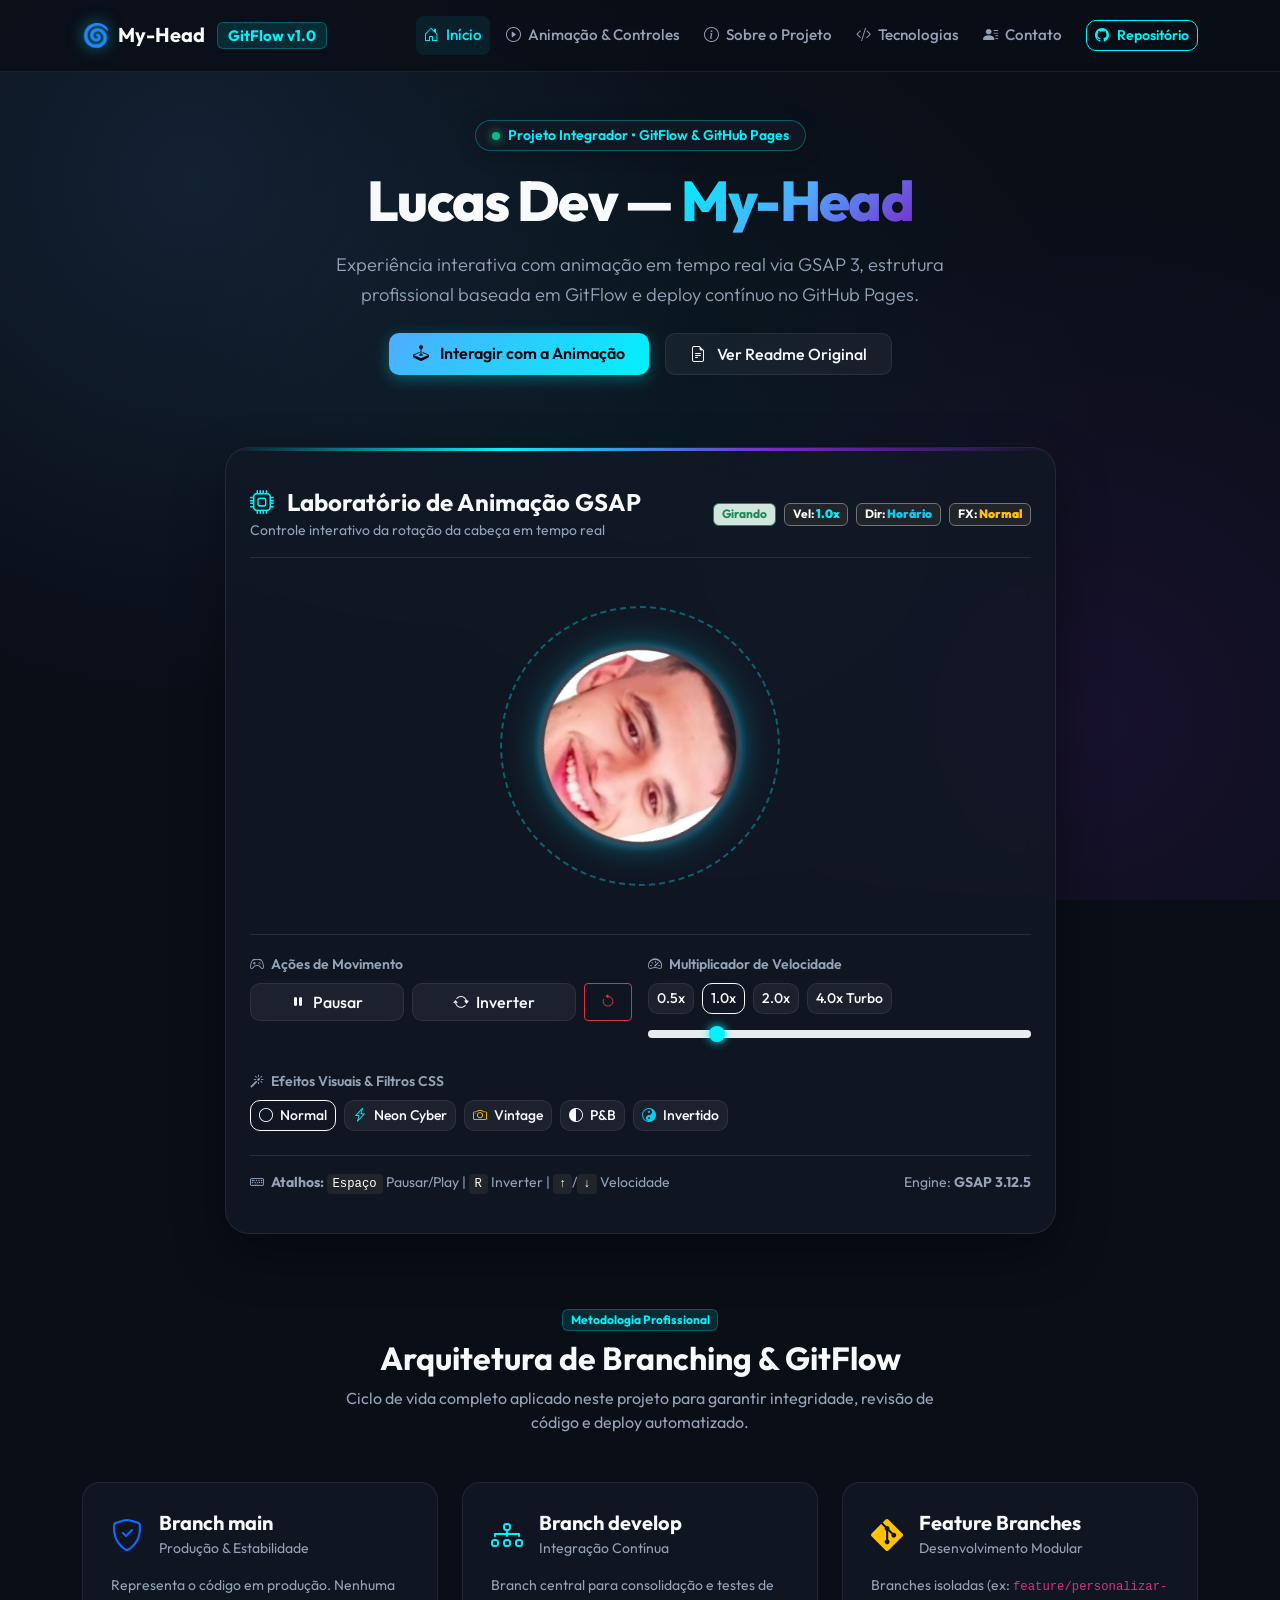
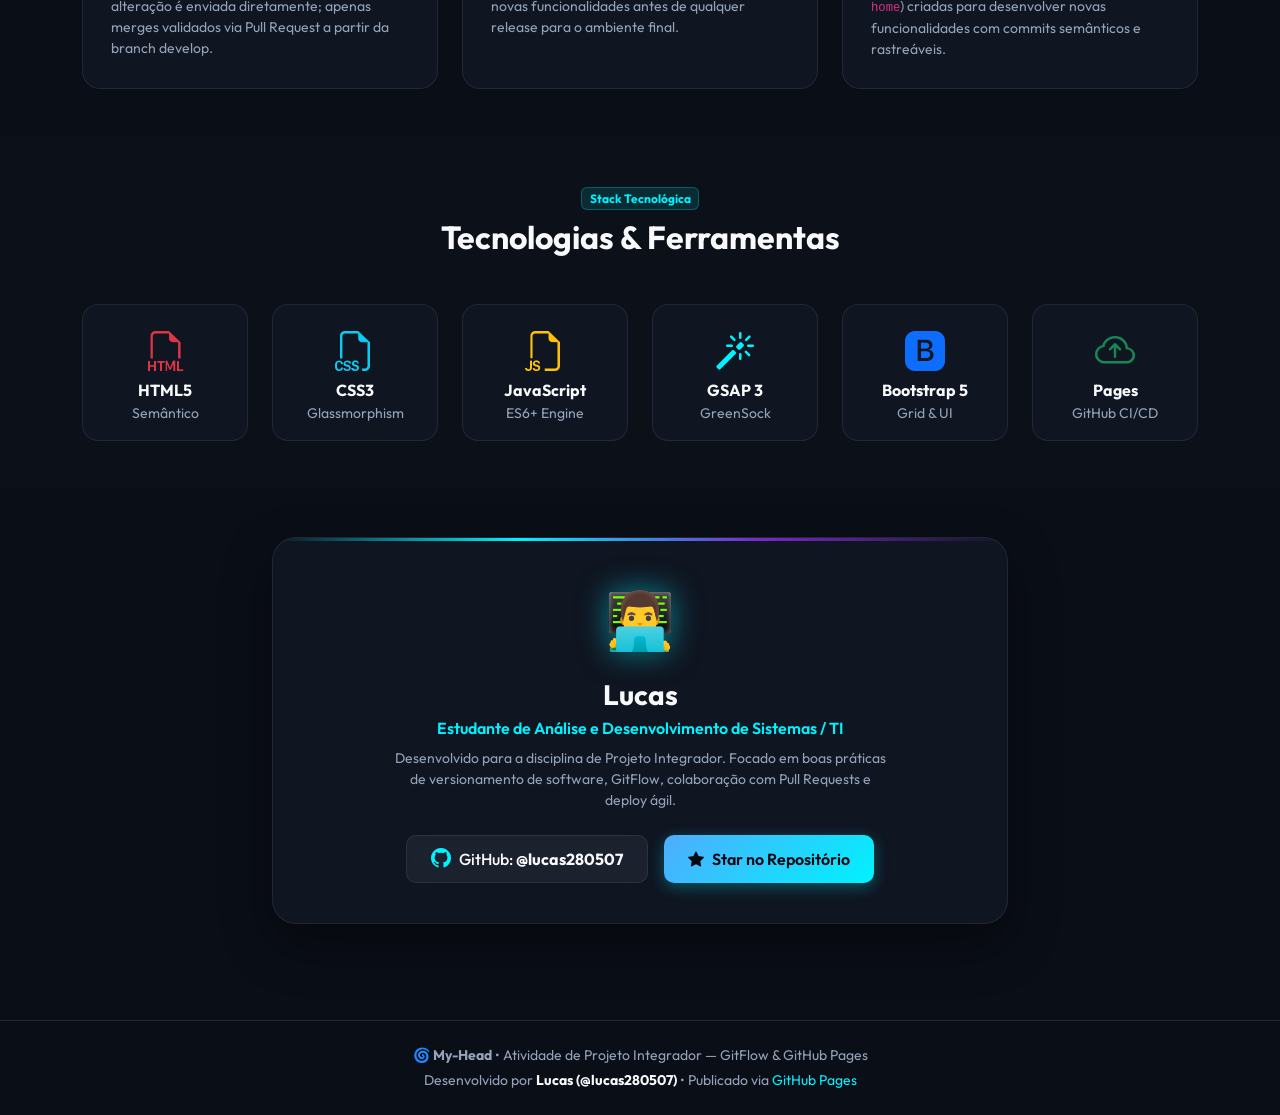
<file: index.html>
<!doctype html>
<html lang="pt-br">
<head>
    <meta charset="utf-8">
    <meta name="viewport" content="width=device-width, initial-scale=1">
    <title>Lucas Dev | My-Head Showcase & GitFlow</title>

    <!-- Google Fonts -->
    <link rel="preconnect" href="https://fonts.googleapis.com">
    <link rel="preconnect" href="https://fonts.gstatic.com" crossorigin>
    <link href="https://fonts.googleapis.com/css2?family=Outfit:wght@300;400;500;600;700;800&family=JetBrains+Mono:wght@400;600&display=swap" rel="stylesheet">

    <!-- Bootstrap 5 CSS & Icons -->
    <link href="https://cdn.jsdelivr.net/npm/bootstrap@5.3.3/dist/css/bootstrap.min.css" rel="stylesheet">
    <link rel="stylesheet" href="https://cdn.jsdelivr.net/npm/bootstrap-icons@1.11.3/font/bootstrap-icons.min.css">
    
    <!-- Custom CSS -->
    <link rel="stylesheet" href="css/style.css">
</head>
<body class="bg-dark-custom text-light">

    <!-- Navbar / Cabeçalho -->
    <header>
        <nav class="navbar navbar-expand-lg navbar-dark fixed-top custom-navbar">
            <div class="container">
                <a class="navbar-brand d-flex align-items-center gap-2 fw-bold" href="#home">
                    <span class="brand-icon">🌀</span>
                    <span class="brand-text">My-Head</span>
                    <span class="badge bg-primary-soft text-neon ms-1">GitFlow v1.0</span>
                </a>
                <button class="navbar-toggler border-0" type="button" data-bs-toggle="collapse" data-bs-target="#navbarContent" aria-controls="navbarContent" aria-expanded="false" aria-label="Toggle navigation">
                    <span class="navbar-toggler-icon"></span>
                </button>
                <div class="collapse navbar-collapse" id="navbarContent">
                    <ul class="navbar-nav ms-auto mb-2 mb-lg-0 align-items-lg-center gap-lg-2">
                        <li class="nav-item">
                            <a class="nav-link active" href="#home"><i class="bi bi-house-door me-1"></i> Início</a>
                        </li>
                        <li class="nav-item">
                            <a class="nav-link" href="#showcase"><i class="bi bi-play-circle me-1"></i> Animação & Controles</a>
                        </li>
                        <li class="nav-item">
                            <a class="nav-link" href="#sobre"><i class="bi bi-info-circle me-1"></i> Sobre o Projeto</a>
                        </li>
                        <li class="nav-item">
                            <a class="nav-link" href="#tecnologias"><i class="bi bi-code-slash me-1"></i> Tecnologias</a>
                        </li>
                        <li class="nav-item">
                            <a class="nav-link" href="#contato"><i class="bi bi-person-lines-fill me-1"></i> Contato</a>
                        </li>
                        <li class="nav-item ms-lg-2">
                            <a class="btn btn-outline-neon btn-sm d-flex align-items-center gap-2" href="https://github.com/lucas280507/My-Head" target="_blank" rel="noopener noreferrer">
                                <i class="bi bi-github"></i> Repositório
                            </a>
                        </li>
                    </ul>
                </div>
            </div>
        </nav>
    </header>

    <main id="home" class="pt-5">
        <!-- Hero Section -->
        <section class="hero-section text-center py-5">
            <div class="container pt-4">
                <div class="hero-badge d-inline-flex align-items-center gap-2 px-3 py-1 rounded-pill mb-3">
                    <span class="pulse-dot"></span>
                    <span class="small fw-semibold text-neon">Projeto Integrador • GitFlow & GitHub Pages</span>
                </div>
                <h1 class="display-4 fw-extrabold hero-title mb-3">
                    Lucas Dev — <span class="text-gradient">My-Head</span>
                </h1>
                <p class="lead text-muted-custom mx-auto hero-subtitle mb-4">
                    Experiência interativa com animação em tempo real via GSAP 3, estrutura profissional baseada em GitFlow e deploy contínuo no GitHub Pages.
                </p>
                <div class="d-flex justify-content-center gap-3 flex-wrap">
                    <a href="#showcase" class="btn btn-neon px-4 py-2">
                        <i class="bi bi-joystick me-2"></i> Interagir com a Animação
                    </a>
                    <a href="readme.html" class="btn btn-glass px-4 py-2">
                        <i class="bi bi-file-earmark-text me-2"></i> Ver Readme Original
                    </a>
                </div>
            </div>
        </section>

        <!-- Showcase & Painel de Controles GSAP -->
        <section id="showcase" class="py-4">
            <div class="container">
                <div class="row justify-content-center">
                    <div class="col-lg-10 col-xl-9">
                        <div class="stage-card">
                            
                            <!-- Header do Card -->
                            <div class="d-flex justify-content-between align-items-center flex-wrap gap-2 mb-4 pb-3 border-bottom border-secondary border-opacity-25">
                                <div>
                                    <h2 class="h4 fw-bold mb-0"><i class="bi bi-cpu text-neon me-2"></i> Laboratório de Animação GSAP</h2>
                                    <small class="text-muted-custom">Controle interativo da rotação da cabeça em tempo real</small>
                                </div>
                                <div class="d-flex gap-2 flex-wrap" id="statusContainer">
                                    <span id="statusState" class="badge bg-success-subtle text-success border border-success">Girando</span>
                                    <span class="badge bg-dark border border-secondary">Vel: <strong id="statusSpeed" class="text-neon">1.0x</strong></span>
                                    <span class="badge bg-dark border border-secondary">Dir: <strong id="statusDirection" class="text-info">Horário</strong></span>
                                    <span class="badge bg-dark border border-secondary">FX: <strong id="statusFilter" class="text-warning">Normal</strong></span>
                                </div>
                            </div>

                            <!-- Stage de Rotação -->
                            <div class="py-4 my-2">
                                <div class="animation-stage-wrapper mx-auto">
                                    <div class="ring-glow"></div>
                                    <a href="./readme.html" title="Clique para abrir o README em HTML">
                                        <img id="img" src="img/cabeca.jpg" alt="Cabeça Girando" class="head-avatar">
                                    </a>
                                </div>
                            </div>

                            <!-- Painel de Controles -->
                            <div class="controls-panel mt-4 pt-3 border-top border-secondary border-opacity-25">
                                <div class="row g-3">
                                    <!-- Ações Principais -->
                                    <div class="col-md-6">
                                        <label class="form-label small text-muted-custom fw-semibold mb-2">
                                            <i class="bi bi-controller me-1"></i> Ações de Movimento
                                        </label>
                                        <div class="d-flex gap-2 flex-wrap">
                                            <button id="btnPlayPause" class="btn btn-glass flex-grow-1">
                                                <i id="playIcon" class="bi bi-pause-fill me-1"></i>
                                                <span id="playText">Pausar</span>
                                            </button>
                                            <button id="btnReverse" class="btn btn-glass flex-grow-1">
                                                <i class="bi bi-arrow-repeat me-1"></i>
                                                <span id="reverseText">Inverter</span>
                                            </button>
                                            <button id="btnReset" class="btn btn-outline-danger btn-sm px-3" title="Restaurar padrão">
                                                <i class="bi bi-arrow-counterclockwise"></i>
                                            </button>
                                        </div>
                                    </div>

                                    <!-- Controle de Velocidade -->
                                    <div class="col-md-6">
                                        <label class="form-label small text-muted-custom fw-semibold mb-2">
                                            <i class="bi bi-speedometer2 me-1"></i> Multiplicador de Velocidade
                                        </label>
                                        <div class="d-flex gap-2 flex-wrap mb-2">
                                            <button class="btn btn-glass btn-sm btn-speed" data-speed="0.5">0.5x</button>
                                            <button class="btn btn-glass btn-sm btn-speed active" data-speed="1.0">1.0x</button>
                                            <button class="btn btn-glass btn-sm btn-speed" data-speed="2.0">2.0x</button>
                                            <button class="btn btn-glass btn-sm btn-speed" data-speed="4.0">4.0x Turbo</button>
                                        </div>
                                        <input type="range" class="form-range custom-range" id="speedSlider" min="0.2" max="5.0" step="0.1" value="1.0">
                                    </div>

                                    <!-- Efeitos Visuais (Filtros) -->
                                    <div class="col-12 mt-3">
                                        <label class="form-label small text-muted-custom fw-semibold mb-2">
                                            <i class="bi bi-magic me-1"></i> Efeitos Visuais & Filtros CSS
                                        </label>
                                        <div class="d-flex gap-2 flex-wrap">
                                            <button class="btn btn-glass btn-sm btn-filter active" data-filter="none" data-filter-name="Normal">
                                                <i class="bi bi-circle me-1"></i> Normal
                                            </button>
                                            <button class="btn btn-glass btn-sm btn-filter" data-filter="filter-neon" data-filter-name="Neon Cyberpunk">
                                                <i class="bi bi-lightning-charge me-1 text-neon"></i> Neon Cyber
                                            </button>
                                            <button class="btn btn-glass btn-sm btn-filter" data-filter="filter-sepia" data-filter-name="Vintage Sepia">
                                                <i class="bi bi-camera me-1 text-warning"></i> Vintage
                                            </button>
                                            <button class="btn btn-glass btn-sm btn-filter" data-filter="filter-grayscale" data-filter-name="Preto & Branco">
                                                <i class="bi bi-circle-half me-1"></i> P&B
                                            </button>
                                            <button class="btn btn-glass btn-sm btn-filter" data-filter="filter-invert" data-filter-name="Invertido">
                                                <i class="bi bi-yin-yang me-1 text-info"></i> Invertido
                                            </button>
                                        </div>
                                    </div>
                                </div>

                                <!-- Atalhos de Teclado -->
                                <div class="mt-4 pt-3 border-top border-secondary border-opacity-25 d-flex justify-content-between align-items-center flex-wrap gap-2 text-muted-custom small">
                                    <span><i class="bi bi-keyboard me-1"></i> <strong>Atalhos:</strong> <kbd>Espaço</kbd> Pausar/Play | <kbd>R</kbd> Inverter | <kbd>↑</kbd>/<kbd>↓</kbd> Velocidade</span>
                                    <span>Engine: <strong>GSAP 3.12.5</strong></span>
                                </div>
                            </div>
                        </div>
                    </div>
                </div>
            </div>
        </section>

        <!-- Seção Sobre o Projeto & GitFlow -->
        <section id="sobre" class="py-5">
            <div class="container">
                <div class="text-center mb-5">
                    <span class="badge bg-primary-soft text-neon mb-2">Metodologia Profissional</span>
                    <h2 class="h2 fw-bold">Arquitetura de Branching & GitFlow</h2>
                    <p class="text-muted-custom mx-auto" style="max-width: 600px;">
                        Ciclo de vida completo aplicado neste projeto para garantir integridade, revisão de código e deploy automatizado.
                    </p>
                </div>

                <div class="row g-4">
                    <div class="col-md-4">
                        <div class="glass-card">
                            <div class="d-flex align-items-center gap-3 mb-3">
                                <span class="fs-2 text-primary"><i class="bi bi-shield-check"></i></span>
                                <div>
                                    <h3 class="h5 fw-bold mb-0">Branch main</h3>
                                    <small class="text-muted-custom">Produção & Estabilidade</small>
                                </div>
                            </div>
                            <p class="text-muted-custom small mb-0">
                                Representa o código em produção. Nenhuma alteração é enviada diretamente; apenas merges validados via Pull Request a partir da branch develop.
                            </p>
                        </div>
                    </div>

                    <div class="col-md-4">
                        <div class="glass-card">
                            <div class="d-flex align-items-center gap-3 mb-3">
                                <span class="fs-2 text-neon"><i class="bi bi-diagram-3"></i></span>
                                <div>
                                    <h3 class="h5 fw-bold mb-0">Branch develop</h3>
                                    <small class="text-muted-custom">Integração Contínua</small>
                                </div>
                            </div>
                            <p class="text-muted-custom small mb-0">
                                Branch central para consolidação e testes de novas funcionalidades antes de qualquer release para o ambiente final.
                            </p>
                        </div>
                    </div>

                    <div class="col-md-4">
                        <div class="glass-card">
                            <div class="d-flex align-items-center gap-3 mb-3">
                                <span class="fs-2 text-warning"><i class="bi bi-git"></i></span>
                                <div>
                                    <h3 class="h5 fw-bold mb-0">Feature Branches</h3>
                                    <small class="text-muted-custom">Desenvolvimento Modular</small>
                                </div>
                            </div>
                            <p class="text-muted-custom small mb-0">
                                Branches isoladas (ex: <code>feature/personalizar-home</code>) criadas para desenvolver novas funcionalidades com commits semânticos e rastreáveis.
                            </p>
                        </div>
                    </div>
                </div>
            </div>
        </section>

        <!-- Seção Tecnologias -->
        <section id="tecnologias" class="py-5 bg-dark-soft">
            <div class="container">
                <div class="text-center mb-5">
                    <span class="badge bg-primary-soft text-neon mb-2">Stack Tecnológica</span>
                    <h2 class="h2 fw-bold">Tecnologias & Ferramentas</h2>
                </div>

                <div class="row g-4 justify-content-center">
                    <div class="col-6 col-md-4 col-lg-2">
                        <div class="tech-badge-card text-center p-3">
                            <i class="bi bi-filetype-html fs-1 text-danger mb-2"></i>
                            <h4 class="h6 fw-bold mb-0">HTML5</h4>
                            <small class="text-muted-custom">Semântico</small>
                        </div>
                    </div>
                    <div class="col-6 col-md-4 col-lg-2">
                        <div class="tech-badge-card text-center p-3">
                            <i class="bi bi-filetype-css fs-1 text-info mb-2"></i>
                            <h4 class="h6 fw-bold mb-0">CSS3</h4>
                            <small class="text-muted-custom">Glassmorphism</small>
                        </div>
                    </div>
                    <div class="col-6 col-md-4 col-lg-2">
                        <div class="tech-badge-card text-center p-3">
                            <i class="bi bi-filetype-js fs-1 text-warning mb-2"></i>
                            <h4 class="h6 fw-bold mb-0">JavaScript</h4>
                            <small class="text-muted-custom">ES6+ Engine</small>
                        </div>
                    </div>
                    <div class="col-6 col-md-4 col-lg-2">
                        <div class="tech-badge-card text-center p-3">
                            <i class="bi bi-magic fs-1 text-neon mb-2"></i>
                            <h4 class="h6 fw-bold mb-0">GSAP 3</h4>
                            <small class="text-muted-custom">GreenSock</small>
                        </div>
                    </div>
                    <div class="col-6 col-md-4 col-lg-2">
                        <div class="tech-badge-card text-center p-3">
                            <i class="bi bi-bootstrap-fill fs-1 text-primary mb-2"></i>
                            <h4 class="h6 fw-bold mb-0">Bootstrap 5</h4>
                            <small class="text-muted-custom">Grid & UI</small>
                        </div>
                    </div>
                    <div class="col-6 col-md-4 col-lg-2">
                        <div class="tech-badge-card text-center p-3">
                            <i class="bi bi-cloud-arrow-up fs-1 text-success mb-2"></i>
                            <h4 class="h6 fw-bold mb-0">Pages</h4>
                            <small class="text-muted-custom">GitHub CI/CD</small>
                        </div>
                    </div>
                </div>
            </div>
        </section>

        <!-- Seção Contato / Perfil do Aluno -->
        <section id="contato" class="py-5">
            <div class="container">
                <div class="row justify-content-center">
                    <div class="col-lg-8">
                        <div class="stage-card text-center">
                            <div class="avatar-container mb-3 mx-auto">
                                <span class="profile-avatar-icon">👨‍💻</span>
                            </div>
                            <h2 class="h3 fw-bold mb-1">Lucas</h2>
                            <p class="text-neon fw-semibold mb-2">Estudante de Análise e Desenvolvimento de Sistemas / TI</p>
                            <p class="text-muted-custom small mx-auto mb-4" style="max-width: 500px;">
                                Desenvolvido para a disciplina de Projeto Integrador. Focado em boas práticas de versionamento de software, GitFlow, colaboração com Pull Requests e deploy ágil.
                            </p>
                            
                            <div class="d-flex justify-content-center gap-3 flex-wrap">
                                <a href="https://github.com/lucas280507" target="_blank" rel="noopener noreferrer" class="btn btn-glass px-4 py-2 d-flex align-items-center gap-2">
                                    <i class="bi bi-github fs-5 text-neon"></i>
                                    <span>GitHub: <strong>@lucas280507</strong></span>
                                </a>
                                <a href="https://github.com/lucas280507/My-Head" target="_blank" rel="noopener noreferrer" class="btn btn-neon px-4 py-2 d-flex align-items-center gap-2">
                                    <i class="bi bi-star-fill"></i>
                                    <span>Star no Repositório</span>
                                </a>
                            </div>
                        </div>
                    </div>
                </div>
            </div>
        </section>
    </main>

    <!-- Footer -->
    <footer class="footer py-4 border-top border-secondary border-opacity-25 mt-5">
        <div class="container text-center text-muted-custom small">
            <p class="mb-1">
                🌀 <strong>My-Head</strong> • Atividade de Projeto Integrador — GitFlow & GitHub Pages
            </p>
            <p class="mb-0">
                Desenvolvido por <strong class="text-light">Lucas (@lucas280507)</strong> • Publicado via <a href="https://lucas280507.github.io/My-Head/" class="text-neon text-decoration-none">GitHub Pages</a>
            </p>
        </div>
    </footer>

    <!-- Scripts -->
    <script src="https://cdn.jsdelivr.net/npm/bootstrap@5.3.3/dist/js/bootstrap.bundle.min.js"></script>
    <script src="https://cdnjs.cloudflare.com/ajax/libs/gsap/3.12.5/gsap.min.js"></script>
    <script src="js/main.js"></script>
</body>
</html>
</file>
<file: css/style.css>
/* ==========================================================
   Lucas Dev - My-Head Interactive Showcase
   Design System & Styling
   ========================================================== */

:root {
    --bg-dark: #0a0e17;
    --bg-card: rgba(18, 25, 38, 0.75);
    --bg-card-hover: rgba(28, 38, 58, 0.85);
    --border-glass: rgba(255, 255, 255, 0.08);
    --border-neon: rgba(0, 242, 254, 0.3);
    --primary-neon: #00f2fe;
    --secondary-neon: #4facfe;
    --accent-purple: #7928ca;
    --accent-pink: #ff0080;
    --text-primary: #f8fafc;
    --text-secondary: #94a3b8;
    --text-muted: #64748b;
    --glow-cyan: 0 0 25px rgba(0, 242, 254, 0.35);
    --glow-purple: 0 0 30px rgba(121, 40, 202, 0.3);
    --font-main: 'Outfit', -apple-system, BlinkMacSystemFont, sans-serif;
    --font-code: 'JetBrains Mono', monospace;
}

* {
    margin: 0;
    padding: 0;
    box-sizing: border-box;
}

html {
    scroll-behavior: smooth;
}

body {
    font-family: var(--font-main);
    background-color: var(--bg-dark);
    color: var(--text-primary);
    min-height: 100vh;
    background-image: 
        radial-gradient(circle at 15% 20%, rgba(79, 172, 254, 0.12) 0%, transparent 40%),
        radial-gradient(circle at 85% 80%, rgba(121, 40, 202, 0.12) 0%, transparent 40%),
        radial-gradient(circle at 50% 50%, rgba(0, 242, 254, 0.05) 0%, transparent 60%);
    background-attachment: fixed;
    overflow-x: hidden;
}

/* Custom Scrollbar */
::-webkit-scrollbar {
    width: 8px;
}
::-webkit-scrollbar-track {
    background: var(--bg-dark);
}
::-webkit-scrollbar-thumb {
    background: #1e293b;
    border-radius: 4px;
}
::-webkit-scrollbar-thumb:hover {
    background: var(--secondary-neon);
}

/* Typography & Utilities */
.fw-extrabold {
    font-weight: 800;
}

.text-gradient {
    background: linear-gradient(135deg, var(--primary-neon) 0%, var(--secondary-neon) 50%, var(--accent-purple) 100%);
    -webkit-background-clip: text;
    -webkit-text-fill-color: transparent;
}

.text-neon {
    color: var(--primary-neon) !important;
}

.text-muted-custom {
    color: var(--text-secondary);
}

.bg-primary-soft {
    background-color: rgba(0, 242, 254, 0.12) !important;
    border: 1px solid rgba(0, 242, 254, 0.25);
}

/* Navbar */
.custom-navbar {
    background: rgba(10, 14, 23, 0.82);
    backdrop-filter: blur(16px);
    -webkit-backdrop-filter: blur(16px);
    border-bottom: 1px solid var(--border-glass);
    padding: 0.85rem 0;
    transition: all 0.3s ease;
}

.brand-icon {
    font-size: 1.4rem;
    display: inline-block;
    filter: drop-shadow(0 0 8px rgba(0, 242, 254, 0.6));
    animation: pulseIcon 4s ease-in-out infinite;
}

@keyframes pulseIcon {
    0%, 100% { transform: scale(1) rotate(0deg); }
    50% { transform: scale(1.1) rotate(180deg); }
}

.navbar-nav .nav-link {
    color: var(--text-secondary);
    font-weight: 500;
    font-size: 0.95rem;
    padding: 0.5rem 0.85rem;
    border-radius: 8px;
    transition: all 0.25s ease;
}

.navbar-nav .nav-link:hover,
.navbar-nav .nav-link.active {
    color: var(--primary-neon);
    background: rgba(0, 242, 254, 0.08);
}

/* Hero Section */
.hero-badge {
    background: rgba(18, 25, 38, 0.8);
    border: 1px solid var(--border-neon);
    box-shadow: 0 4px 20px rgba(0, 0, 0, 0.2);
}

.pulse-dot {
    width: 8px;
    height: 8px;
    background-color: #10b981;
    border-radius: 50%;
    display: inline-block;
    box-shadow: 0 0 10px #10b981;
    animation: blinkDot 2s infinite;
}

@keyframes blinkDot {
    0%, 100% { opacity: 1; transform: scale(1); }
    50% { opacity: 0.4; transform: scale(0.85); }
}

.hero-title {
    letter-spacing: -0.03em;
}

.hero-subtitle {
    max-width: 680px;
    font-size: 1.15rem;
    line-height: 1.6;
}

/* Buttons */
.btn-neon {
    background: linear-gradient(135deg, var(--secondary-neon) 0%, var(--primary-neon) 100%);
    color: #030712 !important;
    font-weight: 600;
    border: none;
    border-radius: 10px;
    box-shadow: 0 4px 15px rgba(0, 242, 254, 0.3);
    transition: all 0.3s ease;
}

.btn-neon:hover {
    transform: translateY(-2px);
    box-shadow: 0 6px 25px rgba(0, 242, 254, 0.5);
}

.btn-outline-neon {
    color: var(--primary-neon);
    border: 1px solid var(--primary-neon);
    background: transparent;
    font-weight: 600;
    border-radius: 10px;
    transition: all 0.3s ease;
}

.btn-outline-neon:hover {
    background: rgba(0, 242, 254, 0.15);
    color: #fff;
    box-shadow: 0 0 15px rgba(0, 242, 254, 0.3);
}

.btn-glass {
    background: rgba(255, 255, 255, 0.05);
    color: var(--text-primary);
    border: 1px solid var(--border-glass);
    backdrop-filter: blur(10px);
    font-weight: 500;
    border-radius: 10px;
    transition: all 0.3s ease;
}

.btn-glass:hover {
    background: rgba(255, 255, 255, 0.12);
    color: #fff;
    border-color: rgba(255, 255, 255, 0.2);
    transform: translateY(-2px);
}

/* Animation Showcase Stage */
.stage-card {
    background: var(--bg-card);
    border: 1px solid var(--border-glass);
    border-radius: 24px;
    backdrop-filter: blur(16px);
    -webkit-backdrop-filter: blur(16px);
    padding: 2.5rem 1.5rem;
    box-shadow: 0 20px 50px rgba(0, 0, 0, 0.4);
    position: relative;
    overflow: hidden;
}

.stage-card::before {
    content: '';
    position: absolute;
    top: 0;
    left: 0;
    right: 0;
    height: 3px;
    background: linear-gradient(90deg, transparent, var(--primary-neon), var(--accent-purple), transparent);
}

.animation-stage-wrapper {
    position: relative;
    width: 280px;
    height: 280px;
    margin: 0 auto;
    display: flex;
    align-items: center;
    justify-content: center;
}

.ring-glow {
    position: absolute;
    inset: 0;
    border-radius: 50%;
    border: 2px dashed rgba(0, 242, 254, 0.35);
    animation: rotateAura 20s linear infinite;
}

@keyframes rotateAura {
    from { transform: rotate(0deg); }
    to { transform: rotate(360deg); }
}

.head-avatar {
    width: 200px;
    height: 200px;
    border-radius: 50%;
    object-fit: cover;
    box-shadow: 0 0 35px rgba(0, 242, 254, 0.35), 0 0 10px rgba(79, 172, 254, 0.5);
    border: 4px solid rgba(255, 255, 255, 0.2);
    cursor: pointer;
    transition: filter 0.3s ease, border-color 0.3s ease;
}

.head-avatar:hover {
    border-color: var(--primary-neon);
}

/* Glass Cards */
.glass-card {
    background: var(--bg-card);
    border: 1px solid var(--border-glass);
    border-radius: 18px;
    padding: 1.75rem;
    backdrop-filter: blur(12px);
    transition: all 0.3s ease;
    height: 100%;
}

.glass-card:hover {
    background: var(--bg-card-hover);
    border-color: var(--border-neon);
    transform: translateY(-4px);
    box-shadow: 0 12px 30px rgba(0, 0, 0, 0.3);
}

/* Filter presets */
.filter-neon {
    filter: drop-shadow(0 0 20px #00f2fe) contrast(1.2) hue-rotate(180deg) !important;
}
.filter-sepia {
    filter: sepia(0.85) contrast(1.1) brightness(0.9) !important;
}
.filter-grayscale {
    filter: grayscale(1) contrast(1.3) !important;
}
.filter-invert {
    filter: invert(0.9) hue-rotate(90deg) !important;
}


/* Tech badge card */
.tech-badge-card {
    background: var(--bg-card);
    border: 1px solid var(--border-glass);
    border-radius: 16px;
    transition: all 0.3s ease;
}
.tech-badge-card:hover {
    transform: translateY(-5px);
    border-color: var(--primary-neon);
    box-shadow: 0 8px 25px rgba(0, 242, 254, 0.2);
}

.profile-avatar-icon {
    font-size: 3.5rem;
    display: inline-block;
    filter: drop-shadow(0 0 15px rgba(0, 242, 254, 0.5));
}

.bg-dark-soft {
    background-color: rgba(13, 18, 28, 0.6);
}

/* Custom slider */
.custom-range::-webkit-slider-thumb {
    background: var(--primary-neon);
    box-shadow: 0 0 10px var(--primary-neon);
}
</file>
